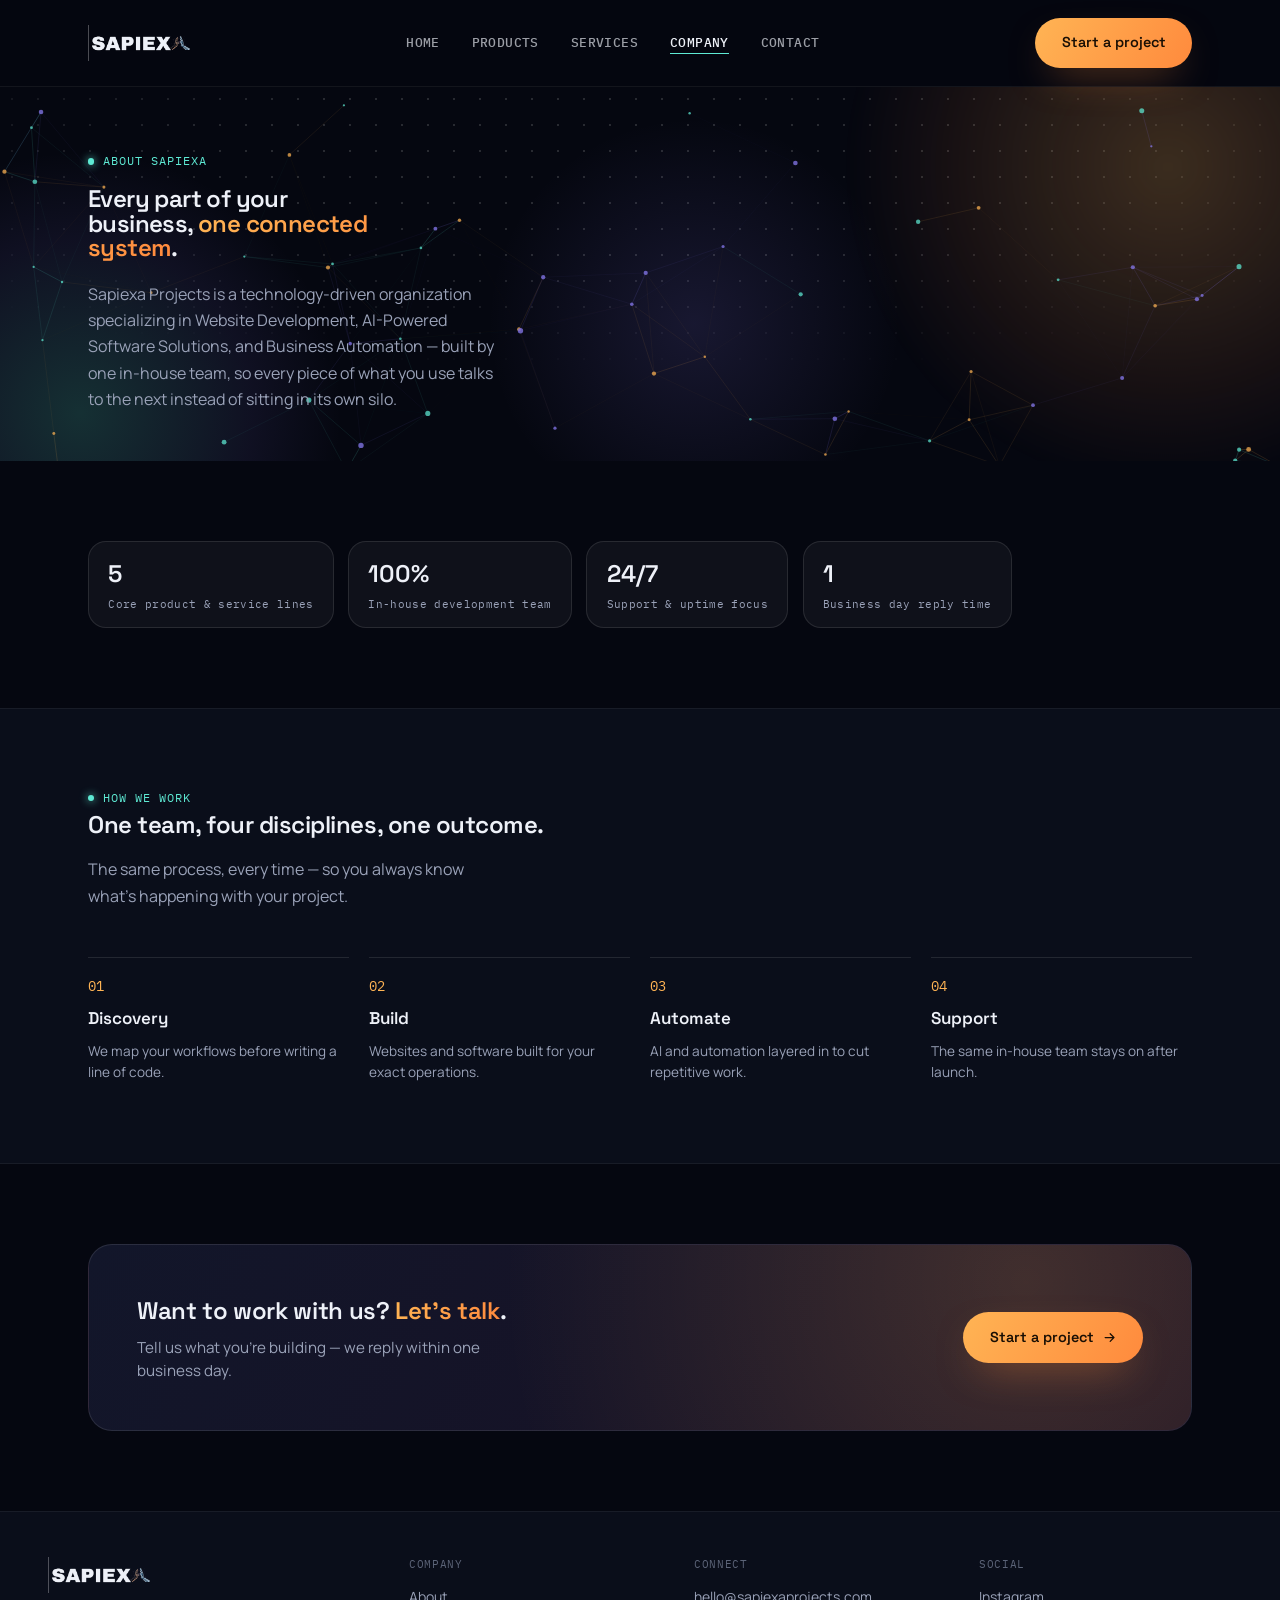
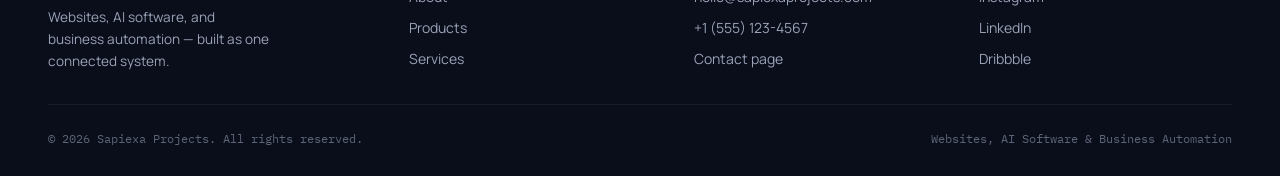
<file: about.html>
<!DOCTYPE html>
<html lang="en">
<head>
<meta charset="UTF-8" />
<meta name="viewport" content="width=device-width, initial-scale=1.0" />
<meta name="color-scheme" content="dark" />
<title>About — Sapiexa Projects</title>
<meta name="description" content="Sapiexa Projects is a technology-driven organization building websites, AI software, and business automation as one connected system." />
<meta name="theme-color" content="#050710" />
<link rel="icon" type="image/png" href="[data-uri]">
<link rel="preconnect" href="https://fonts.googleapis.com">
<link rel="preconnect" href="https://fonts.gstatic.com" crossorigin>
<link href="https://fonts.googleapis.com/css2?family=Space+Grotesk:wght@500;600;700&family=Manrope:wght@400;500;600;700&family=IBM+Plex+Mono:wght@400;500&display=swap" rel="stylesheet">
<link rel="stylesheet" href="style.css">
</head>
<body>
<a href="#main" class="sr-only">Skip to content</a>

<header id="navbar">
  <div class="shell nav-row">
    <a href="index.html" class="brand"><span class="logo-mark" role="img" aria-label="Sapiexa"></span></a>
    <nav class="primary-nav" aria-label="Primary">
      <ul>
        <li><a href="index.html">Home</a></li>
        <li><a href="products.html">Products</a></li>
        <li><a href="services.html">Services</a></li>
        <li><a href="about.html" aria-current="page">Company</a></li>
        <li><a href="contact.html">Contact</a></li>
      </ul>
    </nav>
    <div class="nav-right">
      <button class="btn btn-accent nav-cta" data-open-modal="true">Start a project</button>
      <button class="menu-btn" id="menu-open-btn" aria-haspopup="true" aria-expanded="false" aria-controls="mobile-nav">
        <svg viewBox="0 0 24 24" fill="none" stroke="currentColor" stroke-width="2" stroke-linecap="round" aria-hidden="true"><path d="M4 6h16M4 12h16M4 18h16"/></svg>
      </button>
    </div>
  </div>
</header>

<div id="mobile-nav" role="dialog" aria-modal="true" aria-label="Site navigation">
  <div class="mobile-nav-top">
    <span class="logo-mark" role="img" aria-label="Sapiexa"></span>
    <button class="mobile-nav-close" id="menu-close-btn">
      <svg viewBox="0 0 24 24" fill="none" stroke="currentColor" stroke-width="2" stroke-linecap="round" aria-hidden="true"><path d="M4 4l16 16M20 4 4 20"/></svg>
      Close
    </button>
  </div>
  <nav class="mobile-nav-links" aria-label="Full navigation">
    <a href="index.html">Home</a>
    <a href="products.html">Products</a>
    <a href="services.html">Services</a>
    <a href="about.html" aria-current="page">Company</a>
    <a href="contact.html">Contact</a>
  </nav>
  <div class="mobile-nav-foot">
    <button class="btn btn-accent btn-block" data-open-modal="true">Start a project</button>
    <a href="mailto:hello@sapiexaprojects.com" style="font-size:.85rem;color:var(--muted);">hello@sapiexaprojects.com</a>
  </div>
</div>


<main id="main">

  <section class="hero page-hero">
    <div class="hero-dotgrid"></div><div class="hero-glow"></div><div class="hero-glow-2"></div><div class="hero-glow-3"></div><canvas class="hero-ai-canvas" id="hero-ai" aria-hidden="true"></canvas>
    <div class="shell hero-inner">
      <span class="eyebrow"><span class="eyebrow-dot"></span>About Sapiexa</span>
      <h1 class="hero-h1">Every part of your business, <span class="text-gradient">one connected system</span>.</h1>
      <p class="hero-sub">Sapiexa Projects is a technology-driven organization specializing in Website Development, AI-Powered Software Solutions, and Business Automation — built by one in-house team, so every piece of what you use talks to the next instead of sitting in its own silo.</p>
    </div>
  </section>

  <section class="section">
    <div class="shell">
      <div class="stats-row reveal">
        <div class="stat-chip"><span class="stat-num">5</span><span class="stat-label">Core product &amp; service lines</span></div>
        <div class="stat-chip"><span class="stat-num">100%</span><span class="stat-label">In-house development team</span></div>
        <div class="stat-chip"><span class="stat-num">24/7</span><span class="stat-label">Support &amp; uptime focus</span></div>
        <div class="stat-chip"><span class="stat-num">1</span><span class="stat-label">Business day reply time</span></div>
      </div>
    </div>
  </section>

  <section class="section section-alt">
    <div class="shell">
      <div class="section-head reveal">
        <span class="eyebrow"><span class="eyebrow-dot"></span>How we work</span>
        <h2 class="section-title">One team, four disciplines, one outcome.</h2>
        <p class="section-sub">The same process, every time — so you always know what's happening with your project.</p>
      </div>
      <div class="process-grid">
        <div class="process-item reveal"><span class="process-num">01</span><span class="process-title">Discovery</span><span class="process-label">We map your workflows before writing a line of code.</span></div>
        <div class="process-item reveal"><span class="process-num">02</span><span class="process-title">Build</span><span class="process-label">Websites and software built for your exact operations.</span></div>
        <div class="process-item reveal"><span class="process-num">03</span><span class="process-title">Automate</span><span class="process-label">AI and automation layered in to cut repetitive work.</span></div>
        <div class="process-item reveal"><span class="process-num">04</span><span class="process-title">Support</span><span class="process-label">The same in-house team stays on after launch.</span></div>
      </div>
    </div>
  </section>

  <section class="section">
    <div class="shell">
      <div class="cta-banner reveal">
        <div>
          <h2 class="cta-banner-title">Want to work with us? <span class="text-gradient">Let's talk</span>.</h2>
          <p class="cta-banner-sub">Tell us what you're building — we reply within one business day.</p>
        </div>
        <div class="cta-banner-action">
          <button class="btn btn-accent btn-pulse" data-open-modal="true">Start a project <svg viewBox="0 0 24 24" fill="none" stroke="currentColor" stroke-width="2" stroke-linecap="round" stroke-linejoin="round"><path d="M5 12h14M13 6l6 6-6 6"/></svg></button>
        </div>
      </div>
    </div>
  </section>

</main>

<footer>
  <div class="shell footer-inner">
    <div class="footer-top">
      <div class="footer-brand-col">
        <span class="logo-mark" role="img" aria-label="Sapiexa"></span>
        <p class="footer-tag">Websites, AI software, and business automation — built as one connected system.</p>
      </div>
      <div class="footer-col">
        <span class="footer-col-title">Company</span>
        <a href="about.html">About</a>
        <a href="products.html">Products</a>
        <a href="services.html">Services</a>
      </div>
      <div class="footer-col">
        <span class="footer-col-title">Connect</span>
        <a href="mailto:hello@sapiexaprojects.com">hello@sapiexaprojects.com</a>
        <a href="tel:+15551234567">+1 (555) 123-4567</a>
        <a href="contact.html">Contact page</a>
      </div>
      <div class="footer-col">
        <span class="footer-col-title">Social</span>
        <a href="#">Instagram</a>
        <a href="#">LinkedIn</a>
        <a href="#">Dribbble</a>
      </div>
    </div>
    <div class="footer-bottom">
      <span>© 2026 Sapiexa Projects. All rights reserved.</span>
      <span>Websites, AI Software &amp; Business Automation</span>
    </div>
  </div>
</footer>

<button id="floating-cta" class="btn btn-accent btn-pulse" data-open-modal="true">
  Start a project
  <svg viewBox="0 0 24 24" fill="none" stroke="currentColor" stroke-width="2" stroke-linecap="round" stroke-linejoin="round" aria-hidden="true"><path d="M5 12h14M13 6l6 6-6 6"/></svg>
</button>

<div id="request-modal" role="dialog" aria-modal="true" aria-label="Start a project">
  <div class="modal-backdrop" id="modal-backdrop"></div>
  <div class="modal-panel">
    <div class="modal-head">
      <div>
        <h2 class="modal-title">Start a project</h2>
        <p class="modal-sub">Tell us a little about what you're building. We reply within one business day.</p>
      </div>
      <button class="modal-close" id="modal-close-btn" aria-label="Close">
        <svg viewBox="0 0 24 24" fill="none" stroke="currentColor" stroke-width="2" stroke-linecap="round" aria-hidden="true"><path d="M4 4l16 16M20 4 4 20"/></svg>
      </button>
    </div>
    <form class="form-grid" id="request-form">
      <input type="hidden" name="access_key" value="9914c2eb-86c7-4523-ac02-fb20e31a6150" />
      <input type="hidden" name="subject" value="New project inquiry — Sapiexa website" />
      <input type="checkbox" name="botcheck" class="sr-only" tabindex="-1" autocomplete="off" />
      <div class="field"><label for="field-name">Name</label><input type="text" id="field-name" name="name" required autocomplete="name" /></div>
      <div class="field-row">
        <div class="field"><label for="field-email">Email</label><input type="email" id="field-email" name="email" required autocomplete="email" /></div>
        <div class="field"><label for="field-phone">Phone number</label><input type="tel" id="field-phone" name="phone" required autocomplete="tel" placeholder="+1 (555) 123-4567" /></div>
      </div>
      <div class="field">
        <label for="field-interest">Interested in</label>
        <select id="field-interest" name="interest">
          <option>Website Development</option>
          <option>AI Software Solutions</option>
          <option>Clinical Management Software</option>
          <option>Billing &amp; POS Software</option>
          <option>Business Automation</option>
        </select>
      </div>
      <div class="field">
        <label for="field-contact-mode">Preferred mode of contact</label>
        <select id="field-contact-mode" name="preferred_contact_mode">
          <option>Call</option>
          <option>WhatsApp Message</option>
          <option>Email</option>
        </select>
      </div>
      <div class="field"><label for="field-message">Project details</label><textarea id="field-message" name="message" placeholder="What are you building, and on what timeline?"></textarea></div>
      <button type="submit" class="btn btn-accent form-submit">
        <span class="btn-spinner" aria-hidden="true"></span>
        <span class="btn-label">Send request</span>
      </button>
      <p class="form-error" id="modal-error">Something went wrong sending your message. Please try again, or email us directly at <a href="mailto:mailtosherylignatius@gmail.com">mailtosherylignatius@gmail.com</a>.</p>
    </form>
    <div class="form-success" id="modal-success">
      <svg viewBox="0 0 24 24" fill="none" stroke="currentColor" stroke-width="2" stroke-linecap="round" stroke-linejoin="round"><path d="M5 12h14M13 6l6 6-6 6"/></svg>
      <h3>Message sent successfully!</h3>
      <p>Our team will contact you within a day.</p>
    </div>
  </div>
</div>

<script src="ai-network.js"></script>
<script src="script.js"></script>
</body>
</html>
</file>
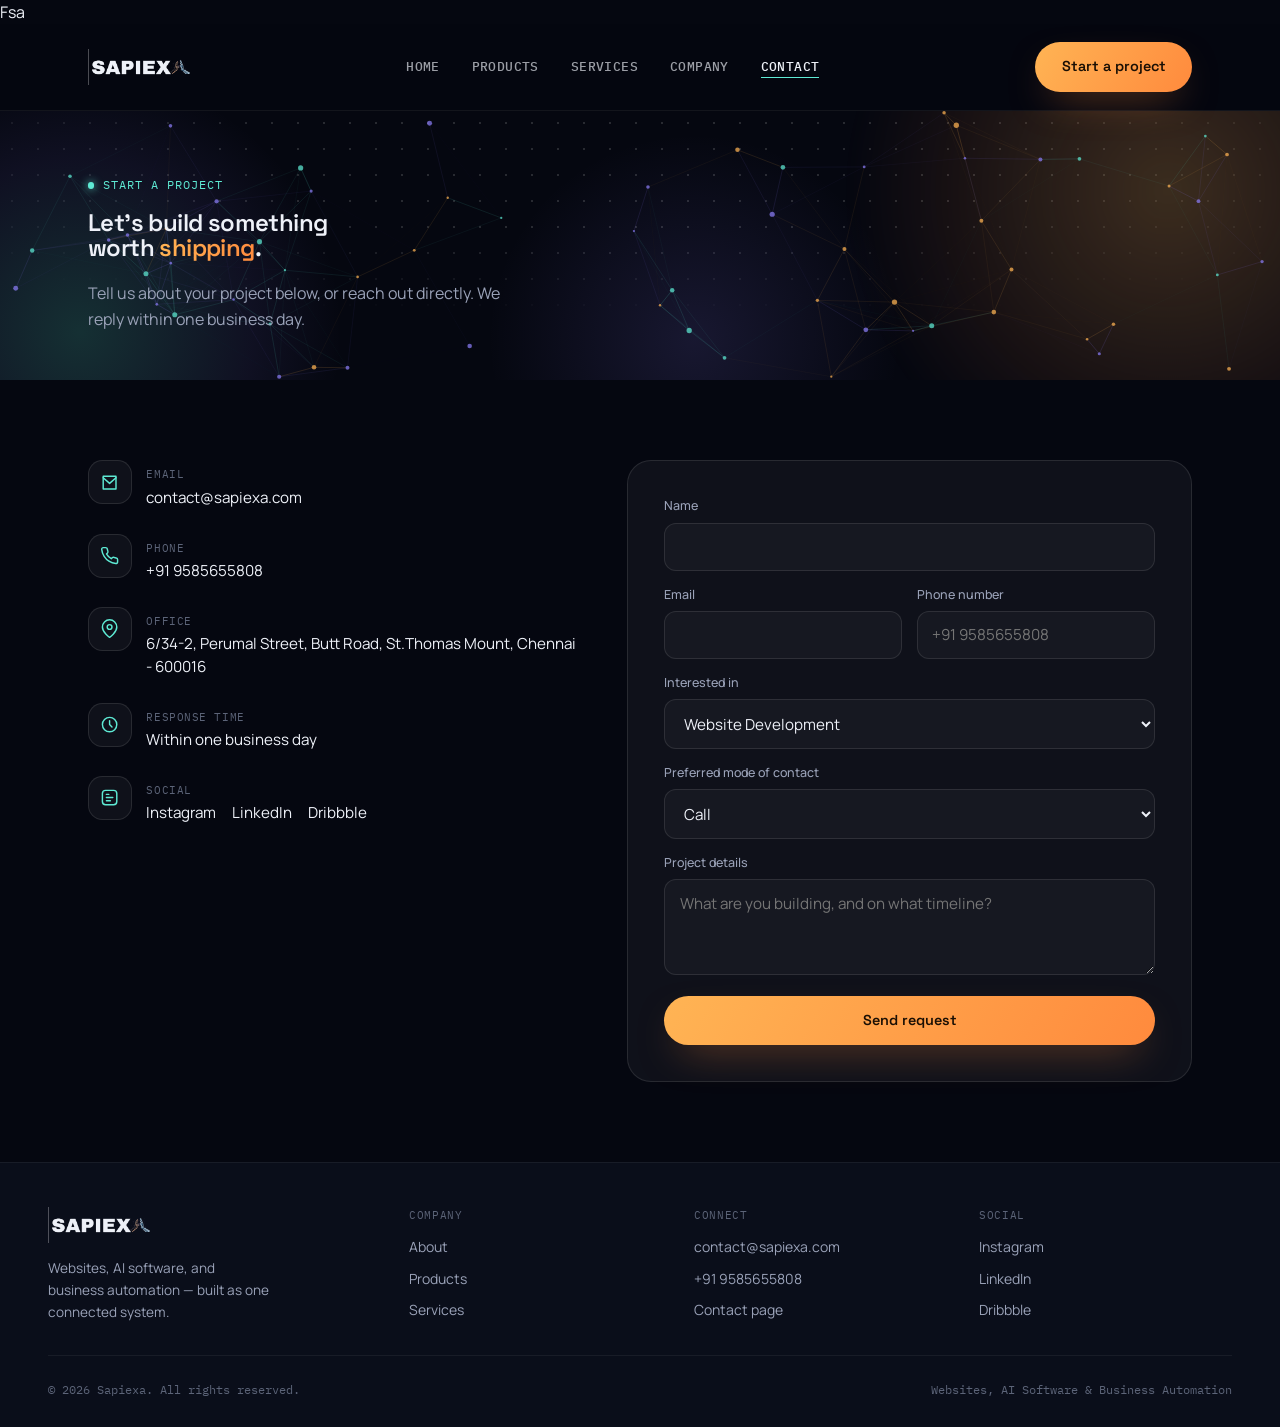
<file: contact.html>
<!DOCTYPE html>
<html lang="en">
<head>
<meta charset="UTF-8" />
<meta name="viewport" content="width=device-width, initial-scale=1.0" />
<meta name="color-scheme" content="dark" />
<title>Contact — Sapiexa</title>
<meta name="description" content="Get in touch with Sapiexa to start your website, AI software, or business automation project." />
<meta name="theme-color" content="#050710" />
<link rel="icon" type="image/png" href="[data-uri]">
<link rel="preconnect" href="https://fonts.googleapis.com">
<link rel="preconnect" href="https://fonts.gstatic.com" crossorigin>Fsa
<link href="https://fonts.googleapis.com/css2?family=Space+Grotesk:wght@500;600;700&family=Manrope:wght@400;500;600;700&family=IBM+Plex+Mono:wght@400;500&display=swap" rel="stylesheet">
<link rel="stylesheet" href="style.css">
</head>
<body>
<a href="#main" class="sr-only">Skip to content</a>

<header id="navbar">
  <div class="shell nav-row">
    <a href="index.html" class="brand"><span class="logo-mark" role="img" aria-label="Sapiexa"></span></a>
    <nav class="primary-nav" aria-label="Primary">
      <ul>
        <li><a href="index.html">Home</a></li>
        <li><a href="products.html">Products</a></li>
        <li><a href="services.html">Services</a></li>
        <li><a href="about.html">Company</a></li>
        <li><a href="contact.html" aria-current="page">Contact</a></li>
      </ul>
    </nav>
    <div class="nav-right">
      <button class="btn btn-accent nav-cta" data-open-modal="true">Start a project</button>
      <button class="menu-btn" id="menu-open-btn" aria-haspopup="true" aria-expanded="false" aria-controls="mobile-nav">
        <svg viewBox="0 0 24 24" fill="none" stroke="currentColor" stroke-width="2" stroke-linecap="round" aria-hidden="true"><path d="M4 6h16M4 12h16M4 18h16"/></svg>
      </button>
    </div>
  </div>
</header>

<div id="mobile-nav" role="dialog" aria-modal="true" aria-label="Site navigation">
  <div class="mobile-nav-top">
    <span class="logo-mark" role="img" aria-label="Sapiexa"></span>
    <button class="mobile-nav-close" id="menu-close-btn">
      <svg viewBox="0 0 24 24" fill="none" stroke="currentColor" stroke-width="2" stroke-linecap="round" aria-hidden="true"><path d="M4 4l16 16M20 4 4 20"/></svg>
      Close
    </button>
  </div>
  <nav class="mobile-nav-links" aria-label="Full navigation">
    <a href="index.html">Home</a>
    <a href="products.html">Products</a>
    <a href="services.html">Services</a>
    <a href="about.html">Company</a>
    <a href="contact.html" aria-current="page">Contact</a>
  </nav>
  <div class="mobile-nav-foot">
    <button class="btn btn-accent btn-block" data-open-modal="true">Start a project</button>
    <a href="mailto:contact@sapiexa.com" style="font-size:.85rem;color:var(--muted);">contact@sapiexa.com</a>
  </div>
</div>


<main id="main">

  <section class="hero page-hero">
    <div class="hero-dotgrid"></div><div class="hero-glow"></div><div class="hero-glow-2"></div><div class="hero-glow-3"></div><canvas class="hero-ai-canvas" id="hero-ai" aria-hidden="true"></canvas>
    <div class="shell hero-inner">
      <span class="eyebrow"><span class="eyebrow-dot"></span>Start a project</span>
      <h1 class="hero-h1">Let's build something worth <span class="text-gradient">shipping</span>.</h1>
      <p class="hero-sub">Tell us about your project below, or reach out directly. We reply within one business day.</p>
    </div>
  </section>

  <section class="section">
    <div class="shell">
      <div class="contact-layout">
        <div class="contact-info-card reveal">
          <div class="contact-info-item">
            <span class="contact-info-icon"><svg viewBox="0 0 24 24" fill="none" stroke="currentColor" stroke-width="1.8" stroke-linecap="round" stroke-linejoin="round"><path d="M4 4h16v16H4z"/><path d="m4 6 8 7 8-7"/></svg></span>
            <div><span class="contact-info-label">Email</span><div class="contact-info-value"><a href="mailto:contact@sapiexa.com">contact@sapiexa.com</a></div></div>
          </div>
          <div class="contact-info-item">
            <span class="contact-info-icon"><svg viewBox="0 0 24 24" fill="none" stroke="currentColor" stroke-width="1.8" stroke-linecap="round" stroke-linejoin="round"><path d="M22 16.92v3a2 2 0 0 1-2.18 2 19.8 19.8 0 0 1-8.63-3.07 19.5 19.5 0 0 1-6-6 19.8 19.8 0 0 1-3.07-8.67A2 2 0 0 1 4.11 2h3a2 2 0 0 1 2 1.72c.13.96.37 1.9.72 2.81a2 2 0 0 1-.45 2.11L8.09 9.91a16 16 0 0 0 6 6l1.27-1.27a2 2 0 0 1 2.11-.45c.9.35 1.85.59 2.81.72A2 2 0 0 1 22 16.92z"/></svg></span>
            <div><span class="contact-info-label">Phone</span><div class="contact-info-value"><a href="tel:+919585655808">+91 9585655808</a></div></div>
          </div>
          <div class="contact-info-item">
            <span class="contact-info-icon"><svg viewBox="0 0 24 24" fill="none" stroke="currentColor" stroke-width="1.8" stroke-linecap="round" stroke-linejoin="round"><path d="M21 10c0 7-9 13-9 13s-9-6-9-13a9 9 0 0 1 18 0z"/><circle cx="12" cy="10" r="3"/></svg></span>
            <div><span class="contact-info-label">Office</span><div class="contact-info-value">6/34-2, Perumal Street, Butt Road, St.Thomas Mount, Chennai - 600016</div></div>
          </div>
          <div class="contact-info-item">
            <span class="contact-info-icon"><svg viewBox="0 0 24 24" fill="none" stroke="currentColor" stroke-width="1.8" stroke-linecap="round" stroke-linejoin="round"><circle cx="12" cy="12" r="9"/><path d="M12 7v5l3 3"/></svg></span>
            <div><span class="contact-info-label">Response time</span><div class="contact-info-value">Within one business day</div></div>
          </div>
          <div class="contact-info-item">
            <span class="contact-info-icon"><svg viewBox="0 0 24 24" fill="none" stroke="currentColor" stroke-width="1.8" stroke-linecap="round" stroke-linejoin="round"><rect x="3" y="3" width="18" height="18" rx="4"/><path d="M8 12h8M8 16h5M8 8h3"/></svg></span>
            <div><span class="contact-info-label">Social</span><div class="contact-info-value" style="display:flex;gap:1rem;"><a href="#">Instagram</a><a href="#">LinkedIn</a><a href="#">Dribbble</a></div></div>
          </div>
        </div>

        <div class="contact-form-panel reveal">
          <form class="form-grid" id="page-contact-form">
            <input type="hidden" name="access_key" value="9914c2eb-86c7-4523-ac02-fb20e31a6150" />
            <input type="hidden" name="subject" value="New project inquiry — Sapiexa website" />
            <input type="checkbox" name="botcheck" class="sr-only" tabindex="-1" autocomplete="off" />
            <div class="field"><label for="pf-name">Name</label><input type="text" id="pf-name" name="name" required autocomplete="name" /></div>
            <div class="field-row">
              <div class="field"><label for="pf-email">Email</label><input type="email" id="pf-email" name="email" required autocomplete="email" /></div>
              <div class="field"><label for="pf-phone">Phone number</label><input type="tel" id="pf-phone" name="phone" required autocomplete="tel" placeholder="+91 9585655808" /></div>
            </div>
            <div class="field">
              <label for="pf-interest">Interested in</label>
              <select id="pf-interest" name="interest">
                <option>Website Development</option>
                <option>AI Software Solutions</option>
                <option>Clinical Management Software</option>
                <option>Billing &amp; POS Software</option>
                <option>Business Automation</option>
              </select>
            </div>
            <div class="field">
              <label for="pf-contact-mode">Preferred mode of contact</label>
              <select id="pf-contact-mode" name="preferred_contact_mode">
                <option>Call</option>
                <option>WhatsApp Message</option>
                <option>Email</option>
              </select>
            </div>
            <div class="field"><label for="pf-message">Project details</label><textarea id="pf-message" name="message" placeholder="What are you building, and on what timeline?"></textarea></div>
            <button type="submit" class="btn btn-accent form-submit">
              <span class="btn-spinner" aria-hidden="true"></span>
              <span class="btn-label">Send request</span>
            </button>
            <p class="form-error" id="page-form-error">Something went wrong sending your message. Please try again, or email us directly at <a href="mailto:mailtosherylignatius@gmail.com">mailtosherylignatius@gmail.com</a>.</p>
          </form>
          <div class="form-success" id="page-form-success">
            <svg viewBox="0 0 24 24" fill="none" stroke="currentColor" stroke-width="2" stroke-linecap="round" stroke-linejoin="round"><path d="M5 12h14M13 6l6 6-6 6"/></svg>
            <h3>Message sent successfully!</h3>
            <p>Our team will contact you within a day.</p>
          </div>
        </div>
      </div>
    </div>
  </section>

</main>

<footer>
  <div class="shell footer-inner">
    <div class="footer-top">
      <div class="footer-brand-col">
        <span class="logo-mark" role="img" aria-label="Sapiexa"></span>
        <p class="footer-tag">Websites, AI software, and business automation — built as one connected system.</p>
      </div>
      <div class="footer-col">
        <span class="footer-col-title">Company</span>
        <a href="about.html">About</a>
        <a href="products.html">Products</a>
        <a href="services.html">Services</a>
      </div>
      <div class="footer-col">
        <span class="footer-col-title">Connect</span>
        <a href="mailto:contact@sapiexa.com">contact@sapiexa.com</a>
        <a href="tel:+919585655808">+91 9585655808</a>
        <a href="contact.html">Contact page</a>
      </div>
      <div class="footer-col">
        <span class="footer-col-title">Social</span>
        <a href="#">Instagram</a>
        <a href="#">LinkedIn</a>
        <a href="#">Dribbble</a>
      </div>
    </div>
    <div class="footer-bottom">
      <span>© 2026 Sapiexa. All rights reserved.</span>
      <span>Websites, AI Software &amp; Business Automation</span>
    </div>
  </div>
</footer>

<button id="floating-cta" class="btn btn-accent btn-pulse" data-open-modal="true">
  Start a project
  <svg viewBox="0 0 24 24" fill="none" stroke="currentColor" stroke-width="2" stroke-linecap="round" stroke-linejoin="round" aria-hidden="true"><path d="M5 12h14M13 6l6 6-6 6"/></svg>
</button>

<div id="request-modal" role="dialog" aria-modal="true" aria-label="Start a project">
  <div class="modal-backdrop" id="modal-backdrop"></div>
  <div class="modal-panel">
    <div class="modal-head">
      <div>
        <h2 class="modal-title">Start a project</h2>
        <p class="modal-sub">Tell us a little about what you're building. We reply within one business day.</p>
      </div>
      <button class="modal-close" id="modal-close-btn" aria-label="Close">
        <svg viewBox="0 0 24 24" fill="none" stroke="currentColor" stroke-width="2" stroke-linecap="round" aria-hidden="true"><path d="M4 4l16 16M20 4 4 20"/></svg>
      </button>
    </div>
    <form class="form-grid" id="request-form">
      <input type="hidden" name="access_key" value="9914c2eb-86c7-4523-ac02-fb20e31a6150" />
      <input type="hidden" name="subject" value="New project inquiry — Sapiexa website" />
      <input type="checkbox" name="botcheck" class="sr-only" tabindex="-1" autocomplete="off" />
      <div class="field"><label for="field-name">Name</label><input type="text" id="field-name" name="name" required autocomplete="name" /></div>
      <div class="field-row">
        <div class="field"><label for="field-email">Email</label><input type="email" id="field-email" name="email" required autocomplete="email" /></div>
        <div class="field"><label for="field-phone">Phone number</label><input type="tel" id="field-phone" name="phone" required autocomplete="tel" placeholder="+91 9585655808" /></div>
      </div>
      <div class="field">
        <label for="field-interest">Interested in</label>
        <select id="field-interest" name="interest">
          <option>Website Development</option>
          <option>AI Software Solutions</option>
          <option>Clinical Management Software</option>
          <option>Billing &amp; POS Software</option>
          <option>Business Automation</option>
        </select>
      </div>
      <div class="field">
        <label for="field-contact-mode">Preferred mode of contact</label>
        <select id="field-contact-mode" name="preferred_contact_mode">
          <option>Call</option>
          <option>WhatsApp Message</option>
          <option>Email</option>
        </select>
      </div>
      <div class="field"><label for="field-message">Project details</label><textarea id="field-message" name="message" placeholder="What are you building, and on what timeline?"></textarea></div>
      <button type="submit" class="btn btn-accent form-submit">
        <span class="btn-spinner" aria-hidden="true"></span>
        <span class="btn-label">Send request</span>
      </button>
      <p class="form-error" id="modal-error">Something went wrong sending your message. Please try again, or email us directly at <a href="mailto:mailtosherylignatius@gmail.com">mailtosherylignatius@gmail.com</a>.</p>
    </form>
    <div class="form-success" id="modal-success">
      <svg viewBox="0 0 24 24" fill="none" stroke="currentColor" stroke-width="2" stroke-linecap="round" stroke-linejoin="round"><path d="M5 12h14M13 6l6 6-6 6"/></svg>
      <h3>Message sent successfully!</h3>
      <p>Our team will contact you within a day.</p>
    </div>
  </div>
</div>

<script src="ai-network.js"></script>
<script src="script.js"></script>
</body>
</html>
</file>
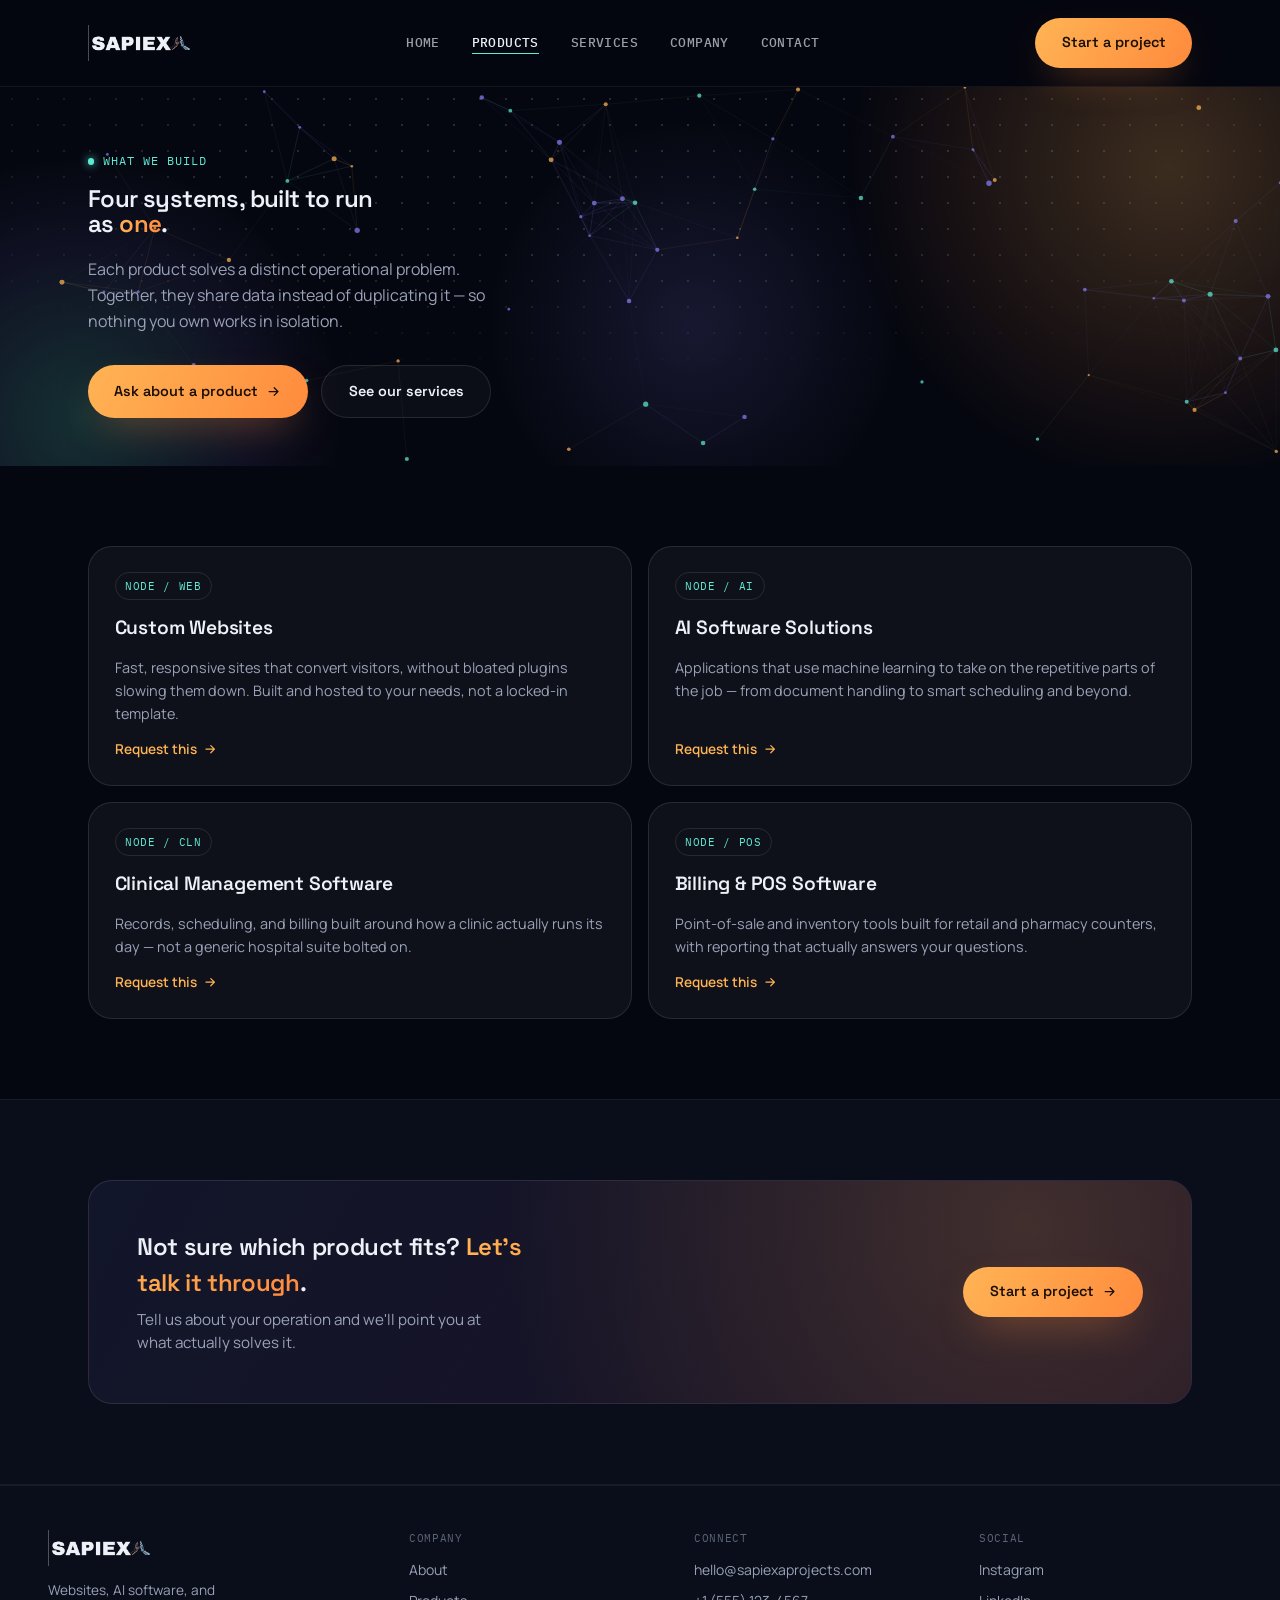
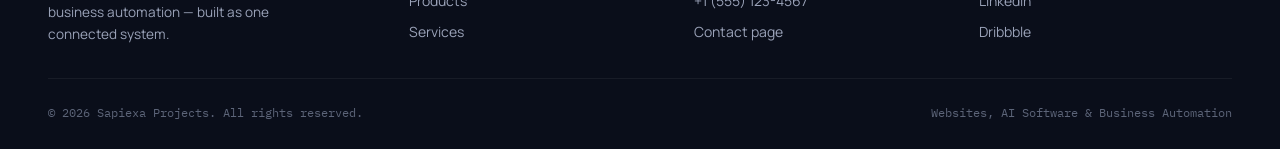
<file: products.html>
<!DOCTYPE html>
<html lang="en">
<head>
<meta charset="UTF-8" />
<meta name="viewport" content="width=device-width, initial-scale=1.0" />
<meta name="color-scheme" content="dark" />
<title>Products — Sapiexa Projects</title>
<meta name="description" content="Custom websites, AI software, clinical management, and billing & POS systems built by Sapiexa Projects." />
<meta name="theme-color" content="#050710" />
<link rel="icon" type="image/png" href="[data-uri]">
<link rel="preconnect" href="https://fonts.googleapis.com">
<link rel="preconnect" href="https://fonts.gstatic.com" crossorigin>
<link href="https://fonts.googleapis.com/css2?family=Space+Grotesk:wght@500;600;700&family=Manrope:wght@400;500;600;700&family=IBM+Plex+Mono:wght@400;500&display=swap" rel="stylesheet">
<link rel="stylesheet" href="style.css">
</head>
<body>
<a href="#main" class="sr-only">Skip to content</a>

<header id="navbar">
  <div class="shell nav-row">
    <a href="index.html" class="brand"><span class="logo-mark" role="img" aria-label="Sapiexa"></span></a>
    <nav class="primary-nav" aria-label="Primary">
      <ul>
        <li><a href="index.html">Home</a></li>
        <li><a href="products.html" aria-current="page">Products</a></li>
        <li><a href="services.html">Services</a></li>
        <li><a href="about.html">Company</a></li>
        <li><a href="contact.html">Contact</a></li>
      </ul>
    </nav>
    <div class="nav-right">
      <button class="btn btn-accent nav-cta" data-open-modal="true">Start a project</button>
      <button class="menu-btn" id="menu-open-btn" aria-haspopup="true" aria-expanded="false" aria-controls="mobile-nav">
        <svg viewBox="0 0 24 24" fill="none" stroke="currentColor" stroke-width="2" stroke-linecap="round" aria-hidden="true"><path d="M4 6h16M4 12h16M4 18h16"/></svg>
      </button>
    </div>
  </div>
</header>

<div id="mobile-nav" role="dialog" aria-modal="true" aria-label="Site navigation">
  <div class="mobile-nav-top">
    <span class="logo-mark" role="img" aria-label="Sapiexa"></span>
    <button class="mobile-nav-close" id="menu-close-btn">
      <svg viewBox="0 0 24 24" fill="none" stroke="currentColor" stroke-width="2" stroke-linecap="round" aria-hidden="true"><path d="M4 4l16 16M20 4 4 20"/></svg>
      Close
    </button>
  </div>
  <nav class="mobile-nav-links" aria-label="Full navigation">
    <a href="index.html">Home</a>
    <a href="products.html" aria-current="page">Products</a>
    <a href="services.html">Services</a>
    <a href="about.html">Company</a>
    <a href="contact.html">Contact</a>
  </nav>
  <div class="mobile-nav-foot">
    <button class="btn btn-accent btn-block" data-open-modal="true">Start a project</button>
    <a href="mailto:hello@sapiexaprojects.com" style="font-size:.85rem;color:var(--muted);">hello@sapiexaprojects.com</a>
  </div>
</div>


<main id="main">

  <section class="hero page-hero">
    <div class="hero-dotgrid"></div><div class="hero-glow"></div><div class="hero-glow-2"></div><div class="hero-glow-3"></div><canvas class="hero-ai-canvas" id="hero-ai" aria-hidden="true"></canvas>
    <div class="shell hero-inner">
      <span class="eyebrow"><span class="eyebrow-dot"></span>What we build</span>
      <h1 class="hero-h1">Four systems, built to run as <span class="text-gradient">one</span>.</h1>
      <p class="hero-sub">Each product solves a distinct operational problem. Together, they share data instead of duplicating it — so nothing you own works in isolation.</p>
      <div class="hero-cta-row">
        <button class="btn btn-accent btn-pulse" data-open-modal="true">Ask about a product <svg viewBox="0 0 24 24" fill="none" stroke="currentColor" stroke-width="2" stroke-linecap="round" stroke-linejoin="round"><path d="M5 12h14M13 6l6 6-6 6"/></svg></button>
        <a href="services.html" class="btn btn-outline">See our services</a>
      </div>
    </div>
  </section>

  <section class="section">
    <div class="shell">
      <div class="card-grid">
        <button class="card reveal" data-open-modal="true" style="text-align:left;width:100%;">
          <span class="card-tag">NODE / WEB</span>
          <span class="card-title">Custom Websites</span>
          <span class="card-body">Fast, responsive sites that convert visitors, without bloated plugins slowing them down. Built and hosted to your needs, not a locked-in template.</span>
          <span class="card-link">Request this <svg viewBox="0 0 24 24" fill="none" stroke="currentColor" stroke-width="2" stroke-linecap="round" stroke-linejoin="round"><path d="M5 12h14M13 6l6 6-6 6"/></svg></span>
        </button>
        <button class="card reveal" data-open-modal="true" style="text-align:left;width:100%;">
          <span class="card-tag">NODE / AI</span>
          <span class="card-title">AI Software Solutions</span>
          <span class="card-body">Applications that use machine learning to take on the repetitive parts of the job — from document handling to smart scheduling and beyond.</span>
          <span class="card-link">Request this <svg viewBox="0 0 24 24" fill="none" stroke="currentColor" stroke-width="2" stroke-linecap="round" stroke-linejoin="round"><path d="M5 12h14M13 6l6 6-6 6"/></svg></span>
        </button>
        <button class="card reveal" data-open-modal="true" style="text-align:left;width:100%;">
          <span class="card-tag">NODE / CLN</span>
          <span class="card-title">Clinical Management Software</span>
          <span class="card-body">Records, scheduling, and billing built around how a clinic actually runs its day — not a generic hospital suite bolted on.</span>
          <span class="card-link">Request this <svg viewBox="0 0 24 24" fill="none" stroke="currentColor" stroke-width="2" stroke-linecap="round" stroke-linejoin="round"><path d="M5 12h14M13 6l6 6-6 6"/></svg></span>
        </button>
        <button class="card reveal" data-open-modal="true" style="text-align:left;width:100%;">
          <span class="card-tag">NODE / POS</span>
          <span class="card-title">Billing &amp; POS Software</span>
          <span class="card-body">Point-of-sale and inventory tools built for retail and pharmacy counters, with reporting that actually answers your questions.</span>
          <span class="card-link">Request this <svg viewBox="0 0 24 24" fill="none" stroke="currentColor" stroke-width="2" stroke-linecap="round" stroke-linejoin="round"><path d="M5 12h14M13 6l6 6-6 6"/></svg></span>
        </button>
      </div>
    </div>
  </section>

  <section class="section section-alt">
    <div class="shell">
      <div class="cta-banner reveal">
        <div>
          <h2 class="cta-banner-title">Not sure which product fits? <span class="text-gradient">Let's talk it through</span>.</h2>
          <p class="cta-banner-sub">Tell us about your operation and we'll point you at what actually solves it.</p>
        </div>
        <div class="cta-banner-action">
          <button class="btn btn-accent btn-pulse" data-open-modal="true">Start a project <svg viewBox="0 0 24 24" fill="none" stroke="currentColor" stroke-width="2" stroke-linecap="round" stroke-linejoin="round"><path d="M5 12h14M13 6l6 6-6 6"/></svg></button>
        </div>
      </div>
    </div>
  </section>

</main>

<footer>
  <div class="shell footer-inner">
    <div class="footer-top">
      <div class="footer-brand-col">
        <span class="logo-mark" role="img" aria-label="Sapiexa"></span>
        <p class="footer-tag">Websites, AI software, and business automation — built as one connected system.</p>
      </div>
      <div class="footer-col">
        <span class="footer-col-title">Company</span>
        <a href="about.html">About</a>
        <a href="products.html">Products</a>
        <a href="services.html">Services</a>
      </div>
      <div class="footer-col">
        <span class="footer-col-title">Connect</span>
        <a href="mailto:hello@sapiexaprojects.com">hello@sapiexaprojects.com</a>
        <a href="tel:+15551234567">+1 (555) 123-4567</a>
        <a href="contact.html">Contact page</a>
      </div>
      <div class="footer-col">
        <span class="footer-col-title">Social</span>
        <a href="#">Instagram</a>
        <a href="#">LinkedIn</a>
        <a href="#">Dribbble</a>
      </div>
    </div>
    <div class="footer-bottom">
      <span>© 2026 Sapiexa Projects. All rights reserved.</span>
      <span>Websites, AI Software &amp; Business Automation</span>
    </div>
  </div>
</footer>

<button id="floating-cta" class="btn btn-accent btn-pulse" data-open-modal="true">
  Start a project
  <svg viewBox="0 0 24 24" fill="none" stroke="currentColor" stroke-width="2" stroke-linecap="round" stroke-linejoin="round" aria-hidden="true"><path d="M5 12h14M13 6l6 6-6 6"/></svg>
</button>

<div id="request-modal" role="dialog" aria-modal="true" aria-label="Start a project">
  <div class="modal-backdrop" id="modal-backdrop"></div>
  <div class="modal-panel">
    <div class="modal-head">
      <div>
        <h2 class="modal-title">Start a project</h2>
        <p class="modal-sub">Tell us a little about what you're building. We reply within one business day.</p>
      </div>
      <button class="modal-close" id="modal-close-btn" aria-label="Close">
        <svg viewBox="0 0 24 24" fill="none" stroke="currentColor" stroke-width="2" stroke-linecap="round" aria-hidden="true"><path d="M4 4l16 16M20 4 4 20"/></svg>
      </button>
    </div>
    <form class="form-grid" id="request-form">
      <input type="hidden" name="access_key" value="9914c2eb-86c7-4523-ac02-fb20e31a6150" />
      <input type="hidden" name="subject" value="New project inquiry — Sapiexa website" />
      <input type="checkbox" name="botcheck" class="sr-only" tabindex="-1" autocomplete="off" />
      <div class="field"><label for="field-name">Name</label><input type="text" id="field-name" name="name" required autocomplete="name" /></div>
      <div class="field-row">
        <div class="field"><label for="field-email">Email</label><input type="email" id="field-email" name="email" required autocomplete="email" /></div>
        <div class="field"><label for="field-phone">Phone number</label><input type="tel" id="field-phone" name="phone" required autocomplete="tel" placeholder="+1 (555) 123-4567" /></div>
      </div>
      <div class="field">
        <label for="field-interest">Interested in</label>
        <select id="field-interest" name="interest">
          <option>Website Development</option>
          <option>AI Software Solutions</option>
          <option>Clinical Management Software</option>
          <option>Billing &amp; POS Software</option>
          <option>Business Automation</option>
        </select>
      </div>
      <div class="field">
        <label for="field-contact-mode">Preferred mode of contact</label>
        <select id="field-contact-mode" name="preferred_contact_mode">
          <option>Call</option>
          <option>WhatsApp Message</option>
          <option>Email</option>
        </select>
      </div>
      <div class="field"><label for="field-message">Project details</label><textarea id="field-message" name="message" placeholder="What are you building, and on what timeline?"></textarea></div>
      <button type="submit" class="btn btn-accent form-submit">
        <span class="btn-spinner" aria-hidden="true"></span>
        <span class="btn-label">Send request</span>
      </button>
      <p class="form-error" id="modal-error">Something went wrong sending your message. Please try again, or email us directly at <a href="mailto:mailtosherylignatius@gmail.com">mailtosherylignatius@gmail.com</a>.</p>
    </form>
    <div class="form-success" id="modal-success">
      <svg viewBox="0 0 24 24" fill="none" stroke="currentColor" stroke-width="2" stroke-linecap="round" stroke-linejoin="round"><path d="M5 12h14M13 6l6 6-6 6"/></svg>
      <h3>Message sent successfully!</h3>
      <p>Our team will contact you within a day.</p>
    </div>
  </div>
</div>

<script src="ai-network.js"></script>
<script src="script.js"></script>
</body>
</html>
</file>
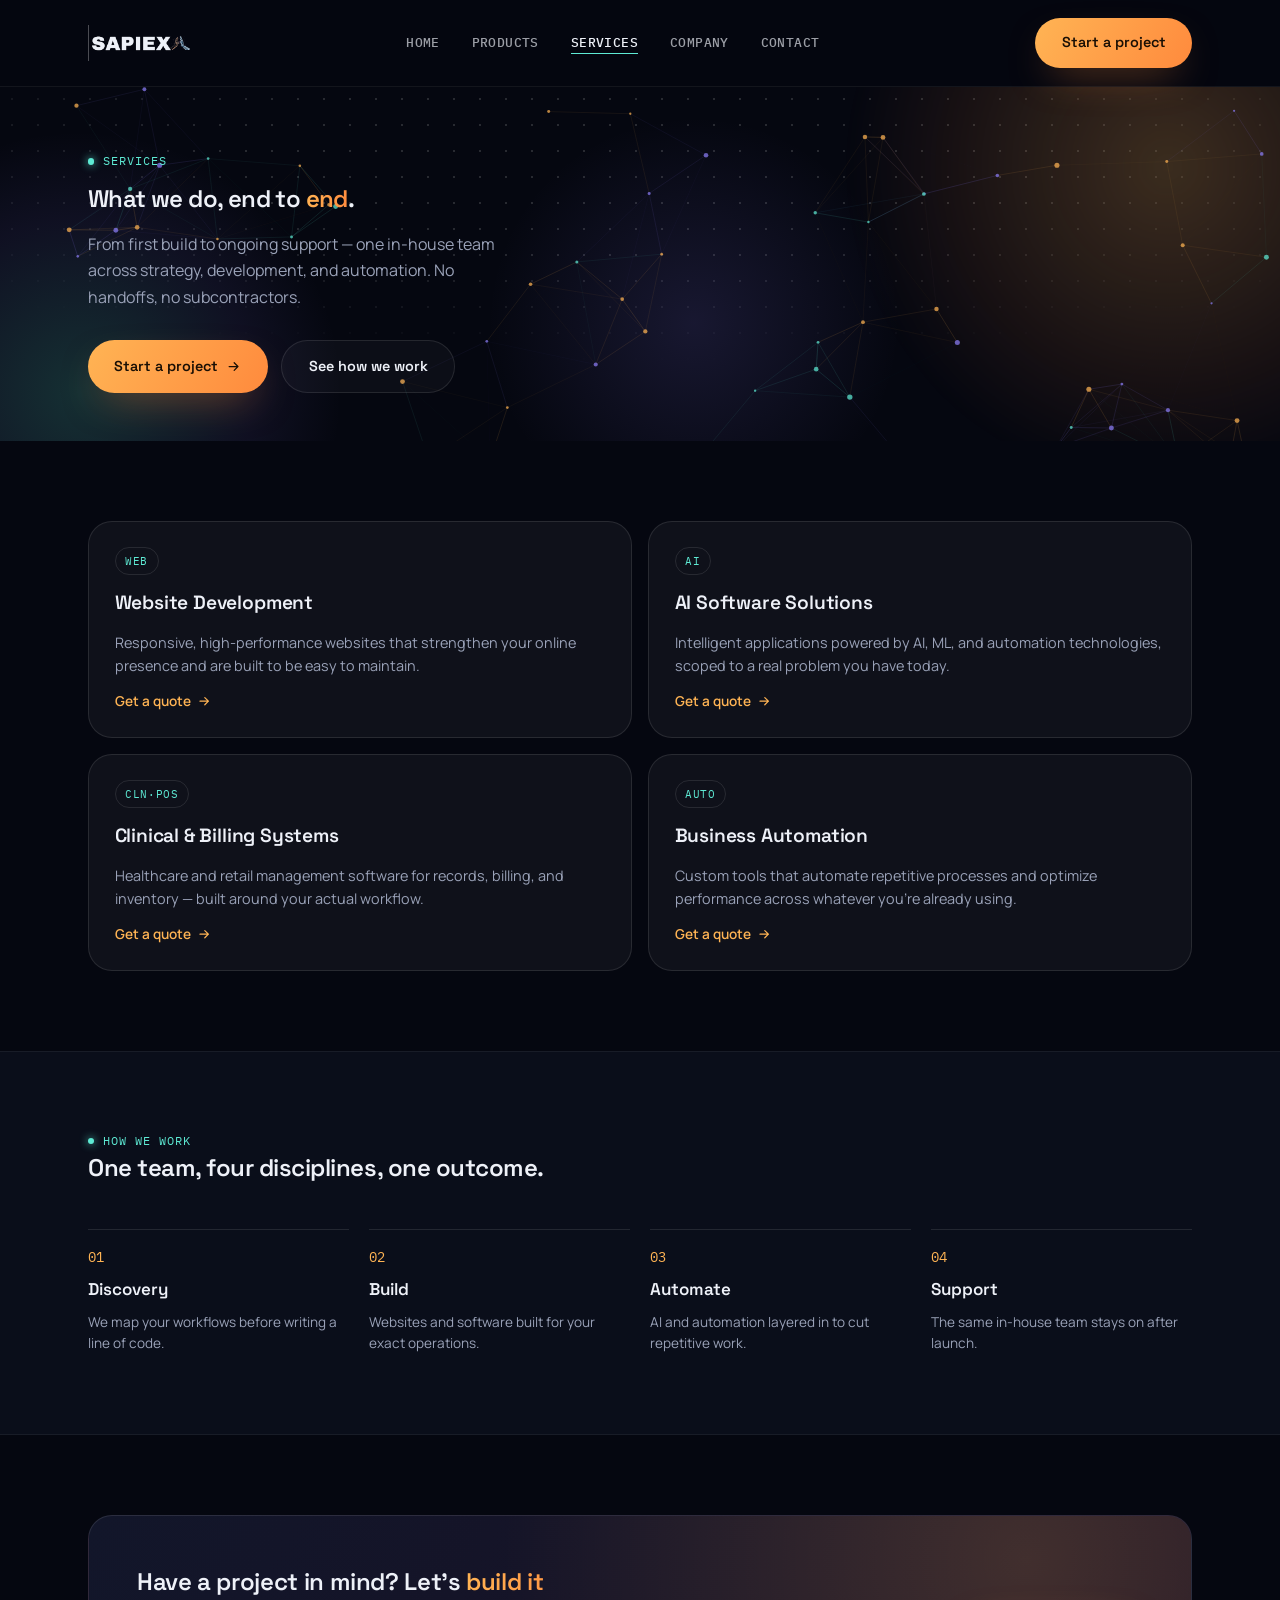
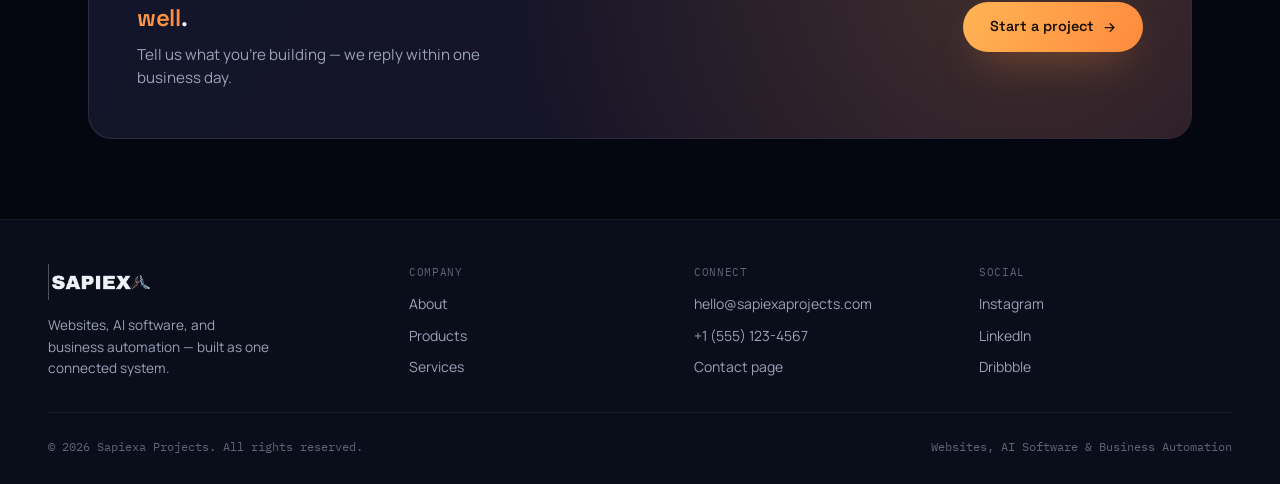
<file: services.html>
<!DOCTYPE html>
<html lang="en">
<head>
<meta charset="UTF-8" />
<meta name="viewport" content="width=device-width, initial-scale=1.0" />
<meta name="color-scheme" content="dark" />
<title>Services — Sapiexa Projects</title>
<meta name="description" content="Website development, AI software, clinical & billing systems, and business automation services from Sapiexa Projects." />
<meta name="theme-color" content="#050710" />
<link rel="icon" type="image/png" href="[data-uri]">
<link rel="preconnect" href="https://fonts.googleapis.com">
<link rel="preconnect" href="https://fonts.gstatic.com" crossorigin>
<link href="https://fonts.googleapis.com/css2?family=Space+Grotesk:wght@500;600;700&family=Manrope:wght@400;500;600;700&family=IBM+Plex+Mono:wght@400;500&display=swap" rel="stylesheet">
<link rel="stylesheet" href="style.css">
</head>
<body>
<a href="#main" class="sr-only">Skip to content</a>

<header id="navbar">
  <div class="shell nav-row">
    <a href="index.html" class="brand"><span class="logo-mark" role="img" aria-label="Sapiexa"></span></a>
    <nav class="primary-nav" aria-label="Primary">
      <ul>
        <li><a href="index.html">Home</a></li>
        <li><a href="products.html">Products</a></li>
        <li><a href="services.html" aria-current="page">Services</a></li>
        <li><a href="about.html">Company</a></li>
        <li><a href="contact.html">Contact</a></li>
      </ul>
    </nav>
    <div class="nav-right">
      <button class="btn btn-accent nav-cta" data-open-modal="true">Start a project</button>
      <button class="menu-btn" id="menu-open-btn" aria-haspopup="true" aria-expanded="false" aria-controls="mobile-nav">
        <svg viewBox="0 0 24 24" fill="none" stroke="currentColor" stroke-width="2" stroke-linecap="round" aria-hidden="true"><path d="M4 6h16M4 12h16M4 18h16"/></svg>
      </button>
    </div>
  </div>
</header>

<div id="mobile-nav" role="dialog" aria-modal="true" aria-label="Site navigation">
  <div class="mobile-nav-top">
    <span class="logo-mark" role="img" aria-label="Sapiexa"></span>
    <button class="mobile-nav-close" id="menu-close-btn">
      <svg viewBox="0 0 24 24" fill="none" stroke="currentColor" stroke-width="2" stroke-linecap="round" aria-hidden="true"><path d="M4 4l16 16M20 4 4 20"/></svg>
      Close
    </button>
  </div>
  <nav class="mobile-nav-links" aria-label="Full navigation">
    <a href="index.html">Home</a>
    <a href="products.html">Products</a>
    <a href="services.html" aria-current="page">Services</a>
    <a href="about.html">Company</a>
    <a href="contact.html">Contact</a>
  </nav>
  <div class="mobile-nav-foot">
    <button class="btn btn-accent btn-block" data-open-modal="true">Start a project</button>
    <a href="mailto:hello@sapiexaprojects.com" style="font-size:.85rem;color:var(--muted);">hello@sapiexaprojects.com</a>
  </div>
</div>


<main id="main">

  <section class="hero page-hero">
    <div class="hero-dotgrid"></div><div class="hero-glow"></div><div class="hero-glow-2"></div><div class="hero-glow-3"></div><canvas class="hero-ai-canvas" id="hero-ai" aria-hidden="true"></canvas>
    <div class="shell hero-inner">
      <span class="eyebrow"><span class="eyebrow-dot"></span>Services</span>
      <h1 class="hero-h1">What we do, end to <span class="text-gradient">end</span>.</h1>
      <p class="hero-sub">From first build to ongoing support — one in-house team across strategy, development, and automation. No handoffs, no subcontractors.</p>
      <div class="hero-cta-row">
        <button class="btn btn-accent btn-pulse" data-open-modal="true">Start a project <svg viewBox="0 0 24 24" fill="none" stroke="currentColor" stroke-width="2" stroke-linecap="round" stroke-linejoin="round"><path d="M5 12h14M13 6l6 6-6 6"/></svg></button>
        <a href="about.html" class="btn btn-outline">See how we work</a>
      </div>
    </div>
  </section>

  <section class="section">
    <div class="shell">
      <div class="card-grid">
        <button class="card reveal" data-open-modal="true" style="text-align:left;width:100%;">
          <span class="card-tag">WEB</span>
          <span class="card-title">Website Development</span>
          <span class="card-body">Responsive, high-performance websites that strengthen your online presence and are built to be easy to maintain.</span>
          <span class="card-link">Get a quote <svg viewBox="0 0 24 24" fill="none" stroke="currentColor" stroke-width="2" stroke-linecap="round" stroke-linejoin="round"><path d="M5 12h14M13 6l6 6-6 6"/></svg></span>
        </button>
        <button class="card reveal" data-open-modal="true" style="text-align:left;width:100%;">
          <span class="card-tag">AI</span>
          <span class="card-title">AI Software Solutions</span>
          <span class="card-body">Intelligent applications powered by AI, ML, and automation technologies, scoped to a real problem you have today.</span>
          <span class="card-link">Get a quote <svg viewBox="0 0 24 24" fill="none" stroke="currentColor" stroke-width="2" stroke-linecap="round" stroke-linejoin="round"><path d="M5 12h14M13 6l6 6-6 6"/></svg></span>
        </button>
        <button class="card reveal" data-open-modal="true" style="text-align:left;width:100%;">
          <span class="card-tag">CLN·POS</span>
          <span class="card-title">Clinical &amp; Billing Systems</span>
          <span class="card-body">Healthcare and retail management software for records, billing, and inventory — built around your actual workflow.</span>
          <span class="card-link">Get a quote <svg viewBox="0 0 24 24" fill="none" stroke="currentColor" stroke-width="2" stroke-linecap="round" stroke-linejoin="round"><path d="M5 12h14M13 6l6 6-6 6"/></svg></span>
        </button>
        <button class="card reveal" data-open-modal="true" style="text-align:left;width:100%;">
          <span class="card-tag">AUTO</span>
          <span class="card-title">Business Automation</span>
          <span class="card-body">Custom tools that automate repetitive processes and optimize performance across whatever you're already using.</span>
          <span class="card-link">Get a quote <svg viewBox="0 0 24 24" fill="none" stroke="currentColor" stroke-width="2" stroke-linecap="round" stroke-linejoin="round"><path d="M5 12h14M13 6l6 6-6 6"/></svg></span>
        </button>
      </div>
    </div>
  </section>

  <section class="section section-alt">
    <div class="shell">
      <div class="section-head reveal">
        <span class="eyebrow"><span class="eyebrow-dot"></span>How we work</span>
        <h2 class="section-title">One team, four disciplines, one outcome.</h2>
      </div>
      <div class="process-grid">
        <div class="process-item reveal"><span class="process-num">01</span><span class="process-title">Discovery</span><span class="process-label">We map your workflows before writing a line of code.</span></div>
        <div class="process-item reveal"><span class="process-num">02</span><span class="process-title">Build</span><span class="process-label">Websites and software built for your exact operations.</span></div>
        <div class="process-item reveal"><span class="process-num">03</span><span class="process-title">Automate</span><span class="process-label">AI and automation layered in to cut repetitive work.</span></div>
        <div class="process-item reveal"><span class="process-num">04</span><span class="process-title">Support</span><span class="process-label">The same in-house team stays on after launch.</span></div>
      </div>
    </div>
  </section>

  <section class="section">
    <div class="shell">
      <div class="cta-banner reveal">
        <div>
          <h2 class="cta-banner-title">Have a project in mind? Let's <span class="text-gradient">build it well</span>.</h2>
          <p class="cta-banner-sub">Tell us what you're building — we reply within one business day.</p>
        </div>
        <div class="cta-banner-action">
          <button class="btn btn-accent btn-pulse" data-open-modal="true">Start a project <svg viewBox="0 0 24 24" fill="none" stroke="currentColor" stroke-width="2" stroke-linecap="round" stroke-linejoin="round"><path d="M5 12h14M13 6l6 6-6 6"/></svg></button>
        </div>
      </div>
    </div>
  </section>

</main>

<footer>
  <div class="shell footer-inner">
    <div class="footer-top">
      <div class="footer-brand-col">
        <span class="logo-mark" role="img" aria-label="Sapiexa"></span>
        <p class="footer-tag">Websites, AI software, and business automation — built as one connected system.</p>
      </div>
      <div class="footer-col">
        <span class="footer-col-title">Company</span>
        <a href="about.html">About</a>
        <a href="products.html">Products</a>
        <a href="services.html">Services</a>
      </div>
      <div class="footer-col">
        <span class="footer-col-title">Connect</span>
        <a href="mailto:hello@sapiexaprojects.com">hello@sapiexaprojects.com</a>
        <a href="tel:+15551234567">+1 (555) 123-4567</a>
        <a href="contact.html">Contact page</a>
      </div>
      <div class="footer-col">
        <span class="footer-col-title">Social</span>
        <a href="#">Instagram</a>
        <a href="#">LinkedIn</a>
        <a href="#">Dribbble</a>
      </div>
    </div>
    <div class="footer-bottom">
      <span>© 2026 Sapiexa Projects. All rights reserved.</span>
      <span>Websites, AI Software &amp; Business Automation</span>
    </div>
  </div>
</footer>

<button id="floating-cta" class="btn btn-accent btn-pulse" data-open-modal="true">
  Start a project
  <svg viewBox="0 0 24 24" fill="none" stroke="currentColor" stroke-width="2" stroke-linecap="round" stroke-linejoin="round" aria-hidden="true"><path d="M5 12h14M13 6l6 6-6 6"/></svg>
</button>

<div id="request-modal" role="dialog" aria-modal="true" aria-label="Start a project">
  <div class="modal-backdrop" id="modal-backdrop"></div>
  <div class="modal-panel">
    <div class="modal-head">
      <div>
        <h2 class="modal-title">Start a project</h2>
        <p class="modal-sub">Tell us a little about what you're building. We reply within one business day.</p>
      </div>
      <button class="modal-close" id="modal-close-btn" aria-label="Close">
        <svg viewBox="0 0 24 24" fill="none" stroke="currentColor" stroke-width="2" stroke-linecap="round" aria-hidden="true"><path d="M4 4l16 16M20 4 4 20"/></svg>
      </button>
    </div>
    <form class="form-grid" id="request-form">
      <input type="hidden" name="access_key" value="9914c2eb-86c7-4523-ac02-fb20e31a6150" />
      <input type="hidden" name="subject" value="New project inquiry — Sapiexa website" />
      <input type="checkbox" name="botcheck" class="sr-only" tabindex="-1" autocomplete="off" />
      <div class="field"><label for="field-name">Name</label><input type="text" id="field-name" name="name" required autocomplete="name" /></div>
      <div class="field-row">
        <div class="field"><label for="field-email">Email</label><input type="email" id="field-email" name="email" required autocomplete="email" /></div>
        <div class="field"><label for="field-phone">Phone number</label><input type="tel" id="field-phone" name="phone" required autocomplete="tel" placeholder="+1 (555) 123-4567" /></div>
      </div>
      <div class="field">
        <label for="field-interest">Interested in</label>
        <select id="field-interest" name="interest">
          <option>Website Development</option>
          <option>AI Software Solutions</option>
          <option>Clinical Management Software</option>
          <option>Billing &amp; POS Software</option>
          <option>Business Automation</option>
        </select>
      </div>
      <div class="field">
        <label for="field-contact-mode">Preferred mode of contact</label>
        <select id="field-contact-mode" name="preferred_contact_mode">
          <option>Call</option>
          <option>WhatsApp Message</option>
          <option>Email</option>
        </select>
      </div>
      <div class="field"><label for="field-message">Project details</label><textarea id="field-message" name="message" placeholder="What are you building, and on what timeline?"></textarea></div>
      <button type="submit" class="btn btn-accent form-submit">
        <span class="btn-spinner" aria-hidden="true"></span>
        <span class="btn-label">Send request</span>
      </button>
      <p class="form-error" id="modal-error">Something went wrong sending your message. Please try again, or email us directly at <a href="mailto:mailtosherylignatius@gmail.com">mailtosherylignatius@gmail.com</a>.</p>
    </form>
    <div class="form-success" id="modal-success">
      <svg viewBox="0 0 24 24" fill="none" stroke="currentColor" stroke-width="2" stroke-linecap="round" stroke-linejoin="round"><path d="M5 12h14M13 6l6 6-6 6"/></svg>
      <h3>Message sent successfully!</h3>
      <p>Our team will contact you within a day.</p>
    </div>
  </div>
</div>

<script src="ai-network.js"></script>
<script src="script.js"></script>
</body>
</html>
</file>
<file: style.css>
/* ============================= Reset ============================= */
*{ box-sizing:border-box; margin:0; padding:0; }
html{ font-size:16px; scroll-behavior:smooth; -webkit-font-smoothing:antialiased; }
body{ background:#050710; color:#eef1f8; font-family:'Manrope',sans-serif; overflow-x:hidden; line-height:1.5; }
a{ color:inherit; text-decoration:none; }
button{ font:inherit; color:inherit; background:none; border:none; cursor:pointer; }
ul{ list-style:none; }
img{ max-width:100%; display:block; }
.sr-only{ position:absolute; width:1px; height:1px; padding:0; margin:-1px; overflow:hidden; clip:rect(0,0,0,0); white-space:nowrap; border:0; }
:focus-visible{ outline:2px solid #ffb454; outline-offset:3px; border-radius:2px; }
@media (prefers-reduced-motion: reduce){
  *{ animation-duration:.001ms !important; animation-iteration-count:1 !important; transition-duration:.001ms !important; scroll-behavior:auto !important; }
}

/* ============================= Tokens ============================= */
:root{
  --bg:#050710; --bg-soft:#0a0e1a; --bg-alt:#0c1120;
  --panel:rgba(255,255,255,.045); --panel-strong:#0d1120; --line:rgba(255,255,255,.1); --line-soft:rgba(255,255,255,.06);
  --ink:#eef1f8; --muted:#9aa2b8; --muted-2:#5c6478;
  --cyan:#5eead4; --violet:#8b7cf6; --amber:#ffb454; --amber-2:#ff8a3d;
  --radius-lg:1.5rem; --radius-md:1.125rem; --radius-sm:.75rem;
  --display:'Space Grotesk',sans-serif; --mono:'IBM Plex Mono',monospace;
  --logo-img:url("[data-uri]");
  --container:74rem;
}

.shell{ max-width:var(--container); margin-inline:auto; padding-inline:1.25rem; }
@media (min-width:900px){ .shell{ padding-inline:2.5rem; } }

/* ============================= Typography helpers ============================= */
.eyebrow{ display:inline-flex; align-items:center; gap:.55rem; font-family:var(--mono); font-size:.75rem; letter-spacing:.08em; text-transform:uppercase; color:var(--cyan); }
.eyebrow-dot{ width:.4rem; height:.4rem; border-radius:50%; background:var(--cyan); box-shadow:0 0 8px var(--cyan); flex-shrink:0; }
@media (prefers-reduced-motion:no-preference){ .eyebrow-dot{ animation:pulse-dot 2.2s ease-in-out infinite; } }
@keyframes pulse-dot{ 0%,100%{ opacity:1; transform:scale(1);} 50%{ opacity:.4; transform:scale(.7);} }

.section-title{ font-family:var(--display); font-weight:600; letter-spacing:-.02em; line-height:1.08; font-size:clamp(1.7rem,1.3rem+2vw,2.75rem); color:var(--ink); }
.section-sub{ font-size:clamp(.95rem,.9rem+.25vw,1.0625rem); color:var(--muted); max-width:38ch; line-height:1.65; margin-top:.85rem; }
.text-gradient{ background:linear-gradient(100deg,var(--amber),var(--amber-2)); -webkit-background-clip:text; background-clip:text; color:transparent; }

/* ============================= Buttons ============================= */
.btn{
  display:inline-flex; align-items:center; justify-content:center; gap:.5rem;
  border-radius:9999px; font-size:.9rem; font-weight:600; padding:.9rem 1.65rem;
  font-family:var(--display); white-space:nowrap; min-height:2.9rem;
  transition:transform .3s cubic-bezier(.2,.8,.2,1), box-shadow .3s ease, background .25s ease, border-color .25s ease;
}
.btn:hover{ transform:translateY(-2px); }
.btn:active{ transform:translateY(0) scale(.98); }
.btn svg{ width:1.05em; height:1.05em; flex-shrink:0; }
.btn-accent{ background:linear-gradient(120deg,var(--amber),var(--amber-2)); color:#1a0f04; box-shadow:0 1rem 2.5rem -1rem rgba(255,138,61,.55); }
.btn-accent:hover{ box-shadow:0 1.25rem 3rem -1rem rgba(255,138,61,.7); }
.btn-outline{ background:rgba(255,255,255,.03); color:var(--ink); border:1px solid var(--line); }
.btn-outline:hover{ background:rgba(255,255,255,.07); border-color:rgba(255,255,255,.24); }
.btn-block{ width:100%; }

@keyframes cta-pulse{
  0%,100%{ box-shadow:0 1rem 2.5rem -1rem rgba(255,138,61,.55), 0 0 0 0 rgba(255,180,84,.45); }
  50%{ box-shadow:0 1rem 2.5rem -1rem rgba(255,138,61,.7), 0 0 0 .5rem rgba(255,180,84,0); }
}
.btn-pulse{ animation:cta-pulse 2.6s ease-in-out infinite; }
.btn-pulse:hover{ animation-play-state:paused; }

/* ============================= Logo ============================= */
.logo-mark{ display:inline-block; background-image:var(--logo-img); background-repeat:no-repeat; background-position:left center; background-size:contain; width:6.4rem; height:2.27rem; }

/* ============================= Navbar ============================= */
#navbar{
  position:sticky; top:0; z-index:50; background:rgba(5,7,16,.72); backdrop-filter:blur(14px);
  border-bottom:1px solid var(--line-soft);
}
.nav-row{ display:flex; align-items:center; justify-content:space-between; gap:1.5rem; padding:1rem 1.25rem; }
@media (min-width:900px){ .nav-row{ padding:1.1rem 2.5rem; } }
.brand{ display:flex; align-items:center; }
.primary-nav{ display:none; }
@media (min-width:940px){ .primary-nav{ display:flex; } }
.primary-nav ul{ display:flex; gap:2rem; font-size:.8125rem; font-weight:500; font-family:var(--mono); letter-spacing:.03em; text-transform:uppercase; }
.primary-nav a{ opacity:.65; transition:opacity .25s ease; position:relative; padding-bottom:.2rem; }
.primary-nav a:hover{ opacity:1; }
.primary-nav a[aria-current="page"]{ opacity:1; }
.primary-nav a[aria-current="page"]::after{ content:''; position:absolute; left:0; right:0; bottom:0; height:1px; background:var(--cyan); }
.nav-right{ display:flex; align-items:center; gap:.75rem; }
.nav-cta{ display:none; }
@media (min-width:640px){ .nav-cta{ display:inline-flex; } }
.menu-btn{ border:1px solid var(--line); background:rgba(255,255,255,.03); border-radius:.75rem; padding:.65rem .9rem; display:flex; align-items:center; gap:.5rem; }
@media (min-width:940px){ .menu-btn{ display:none; } }
.menu-btn svg{ width:1.1rem; height:1.1rem; }

/* ============================= Mobile nav overlay ============================= */
#mobile-nav{
  position:fixed; inset:0; z-index:90; background:var(--panel-strong); backdrop-filter:blur(18px);
  transform:translateY(-100%); opacity:0; pointer-events:none;
  transition:transform .5s cubic-bezier(.22,1,.36,1), opacity .4s ease;
  display:flex; flex-direction:column;
}
#mobile-nav.open{ transform:translateY(0); opacity:1; pointer-events:auto; }
.mobile-nav-top{ display:flex; align-items:center; justify-content:space-between; padding:1rem 1.25rem; border-bottom:1px solid var(--line-soft); }
.mobile-nav-close{ border:1px solid var(--line); border-radius:.75rem; padding:.6rem .9rem; display:flex; align-items:center; gap:.5rem; font-family:var(--mono); font-size:.7rem; text-transform:uppercase; letter-spacing:.05em; min-height:2.75rem; }
.mobile-nav-close svg{ width:.85rem; height:.85rem; }
.mobile-nav-links{ flex:1; display:flex; flex-direction:column; justify-content:center; gap:.35rem; padding:1.5rem 1.25rem; }
.mobile-nav-links a{ font-family:var(--display); font-size:2.1rem; font-weight:600; color:var(--muted); padding:.5rem 0; transition:color .25s ease; }
.mobile-nav-links a[aria-current="page"], .mobile-nav-links a:hover{ color:var(--ink); }
.mobile-nav-foot{ padding:1.25rem; border-top:1px solid var(--line-soft); display:flex; flex-direction:column; gap:.85rem; }

/* ============================= Hero ============================= */
.hero{ position:relative; padding:3.5rem 0 3.25rem; overflow:hidden; background:var(--bg); }
@media (min-width:900px){ .hero{ padding:5.5rem 0 4.5rem; } }

.hero-bg{ position:absolute; inset:0; z-index:0; pointer-events:none; overflow:hidden; }
.hero-dotgrid{
  position:absolute; inset:-1px; z-index:0;
  background-image:radial-gradient(rgba(255,255,255,.14) 1px, transparent 1px);
  background-size:26px 26px;
  -webkit-mask-image:radial-gradient(ellipse 80% 65% at 50% 20%, #000 40%, transparent 90%);
  mask-image:radial-gradient(ellipse 80% 65% at 50% 20%, #000 40%, transparent 90%);
}
.hero-glow{
  position:absolute; z-index:1; pointer-events:none; border-radius:50%;
  width:42rem; height:42rem; top:-16rem; right:-14rem; filter:blur(6px);
  background:radial-gradient(circle, rgba(255,180,84,.22), rgba(255,138,61,.08) 45%, transparent 68%);
}
.hero-glow-2{
  position:absolute; z-index:1; pointer-events:none; border-radius:50%;
  width:34rem; height:34rem; bottom:-14rem; left:-12rem;
  background:radial-gradient(circle, rgba(94,234,212,.18), rgba(139,124,246,.08) 45%, transparent 68%);
}
.hero-glow-3{
  position:absolute; z-index:1; pointer-events:none; border-radius:50%;
  width:26rem; height:26rem; top:8%; left:38%;
  background:radial-gradient(circle, rgba(139,124,246,.14), transparent 70%);
}
@media (prefers-reduced-motion:no-preference){
  .hero-glow{ animation:drift-a 16s ease-in-out infinite; }
  .hero-glow-2{ animation:drift-b 19s ease-in-out infinite; }
  .hero-glow-3{ animation:drift-c 13s ease-in-out infinite; }
}
@keyframes drift-a{
  0%,100%{ transform:translate(0,0) scale(1); }
  50%{ transform:translate(-1.5rem,1.5rem) scale(1.08); }
}
@keyframes drift-b{
  0%,100%{ transform:translate(0,0) scale(1); }
  50%{ transform:translate(1.75rem,-1.25rem) scale(1.1); }
}
@keyframes drift-c{
  0%,100%{ transform:translate(-50%,0) scale(1); opacity:.8; }
  50%{ transform:translate(-50%,1rem) scale(1.15); opacity:1; }
}
.hero-inner{ position:relative; z-index:1; }
.hero-ai-canvas{ position:absolute; inset:0; z-index:1; pointer-events:none; opacity:.85; }
.hero-h1{ font-family:var(--display); font-weight:600; letter-spacing:-.025em; line-height:1.04; color:var(--ink); font-size:clamp(2.1rem,1.6rem+3vw,3.6rem); max-width:16ch; margin-top:1rem; }
.hero-sub{ margin-top:1.2rem; font-size:clamp(1rem,.95rem+.2vw,1.125rem); color:var(--muted); max-width:34ch; line-height:1.65; }
.hero-cta-row{ display:flex; flex-wrap:wrap; gap:.85rem; margin-top:1.9rem; }
.hero-trust{ display:flex; flex-wrap:wrap; align-items:center; gap:.6rem; margin-top:1.75rem; }
.hero-trust-label{ font-size:.8rem; color:var(--muted-2); font-family:var(--mono); }
.trust-chip{ font-size:.8rem; font-weight:500; border:1px solid var(--line); border-radius:9999px; padding:.4rem .85rem; color:var(--muted); background:rgba(255,255,255,.03); }

/* Compact hero for subpages */
.page-hero{ padding:2.75rem 0 2.25rem; }
@media (min-width:900px){ .page-hero{ padding:3.75rem 0 3rem; } }
.page-hero .hero-h1{ font-size:clamp(1.9rem,1.5rem+2.2vw,3rem); max-width:18ch; }
.page-hero .hero-sub{ max-width:42ch; }

/* ============================= Sections ============================= */
.section{ padding:3.25rem 0; }
@media (min-width:900px){ .section{ padding:5rem 0; } }
.section-head{ display:flex; flex-direction:column; gap:.3rem; margin-bottom:2.25rem; }
@media (min-width:900px){ .section-head{ margin-bottom:3rem; } }
.section-alt{ background:var(--bg-soft); border-top:1px solid var(--line-soft); border-bottom:1px solid var(--line-soft); }

/* ============================= Cards ============================= */
.card-grid{ display:grid; grid-template-columns:1fr; gap:1rem; }
@media (min-width:640px){ .card-grid{ grid-template-columns:repeat(2,1fr); } }
.card{
  position:relative; border-radius:var(--radius-lg); border:1px solid var(--line); background:var(--panel);
  padding:1.6rem; display:flex; flex-direction:column; gap:.85rem; transition:border-color .3s ease, background .3s ease, transform .3s ease;
}
.card:hover{ border-color:rgba(255,255,255,.24); background:rgba(255,255,255,.06); transform:translateY(-3px); }
.card-tag{ align-self:flex-start; font-family:var(--mono); font-size:.68rem; letter-spacing:.06em; padding:.3rem .6rem; border-radius:9999px; border:1px solid var(--line); color:var(--cyan); }
.card-title{ font-family:var(--display); font-size:1.2rem; font-weight:600; letter-spacing:-.01em; color:var(--ink); }
.card-body{ font-size:.9rem; color:var(--muted); line-height:1.6; }
.card-link{ margin-top:auto; display:inline-flex; align-items:center; gap:.4rem; font-size:.85rem; font-weight:600; color:var(--amber); }
.card-link svg{ width:.9rem; height:.9rem; transition:transform .25s ease; }
.card:hover .card-link svg{ transform:translateX(3px); }

/* ============================= Process steps ============================= */
.process-grid{ display:grid; grid-template-columns:1fr; gap:1.25rem; }
@media (min-width:640px){ .process-grid{ grid-template-columns:repeat(2,1fr); } }
@media (min-width:980px){ .process-grid{ grid-template-columns:repeat(4,1fr); } }
.process-item{ display:flex; flex-direction:column; gap:.6rem; padding-top:1.1rem; border-top:1px solid var(--line); }
.process-num{ font-family:var(--mono); font-size:.85rem; color:var(--amber); }
.process-title{ font-family:var(--display); font-size:1.0625rem; font-weight:600; color:var(--ink); }
.process-label{ font-size:.85rem; color:var(--muted); line-height:1.55; }

/* ============================= Stats ============================= */
.stats-row{ display:flex; flex-wrap:wrap; gap:.9rem; }
.stat-chip{ border:1px solid var(--line); border-radius:var(--radius-md); padding:.9rem 1.2rem; background:var(--panel); min-width:9rem; }
.stat-num{ font-family:var(--display); font-size:1.5rem; font-weight:600; color:var(--ink); }
.stat-label{ font-family:var(--mono); font-size:.7rem; letter-spacing:.03em; color:var(--muted); display:block; margin-top:.25rem; }

/* ============================= CTA banner ============================= */
.cta-banner{
  border-radius:var(--radius-lg); background:linear-gradient(120deg,#12162a,#191024);
  border:1px solid var(--line); padding:2.25rem 1.5rem; display:flex; flex-direction:column; gap:1.25rem; position:relative; overflow:hidden;
}
@media (min-width:900px){ .cta-banner{ padding:3rem 3rem; flex-direction:row; align-items:center; justify-content:space-between; gap:2rem; } }
.cta-banner::before{
  content:''; position:absolute; inset:0; pointer-events:none;
  background:radial-gradient(circle at 85% 20%, rgba(255,180,84,.18), transparent 55%);
}
.cta-banner-title{ position:relative; z-index:1; font-family:var(--display); font-size:clamp(1.4rem,1.15rem+1.2vw,2rem); font-weight:600; letter-spacing:-.015em; max-width:26ch; }
.cta-banner-sub{ position:relative; z-index:1; color:var(--muted); margin-top:.5rem; max-width:40ch; font-size:.95rem; }
.cta-banner-action{ position:relative; z-index:1; flex-shrink:0; }

/* ============================= Footer ============================= */
footer{ border-top:1px solid var(--line-soft); background:var(--bg-soft); }
.footer-inner{ padding:2.75rem 0 1.75rem; }
.footer-top{ display:grid; grid-template-columns:1fr; gap:2rem; margin-bottom:2rem; }
@media (min-width:640px){ .footer-top{ grid-template-columns:1.3fr repeat(3,1fr); } }
.footer-brand-col{ display:flex; flex-direction:column; gap:.9rem; }
.footer-tag{ font-size:.85rem; color:var(--muted); max-width:28ch; line-height:1.6; }
.footer-col{ display:flex; flex-direction:column; gap:.65rem; }
.footer-col-title{ font-family:var(--mono); font-size:.68rem; text-transform:uppercase; letter-spacing:.06em; color:var(--muted-2); margin-bottom:.15rem; }
.footer-col a{ font-size:.875rem; color:var(--muted); transition:color .25s ease; }
.footer-col a:hover{ color:var(--ink); }
.footer-bottom{ display:flex; flex-direction:column; gap:.85rem; padding-top:1.5rem; border-top:1px solid var(--line-soft); font-size:.78rem; color:var(--muted-2); font-family:var(--mono); }
@media (min-width:640px){ .footer-bottom{ flex-direction:row; align-items:center; justify-content:space-between; } }

/* ============================= Floating CTA ============================= */
#floating-cta{
  position:fixed; right:1.1rem; bottom:1.1rem; z-index:45;
  opacity:0; transform:translateY(14px) scale(.95); pointer-events:none;
  transition:opacity .4s ease, transform .4s cubic-bezier(.2,.8,.2,1);
}
#floating-cta.show{ opacity:1; transform:translateY(0) scale(1); pointer-events:auto; }
@media (min-width:640px){ #floating-cta{ right:1.75rem; bottom:1.75rem; } }

/* ============================= Scroll reveal ============================= */
.reveal{ opacity:0; transform:translateY(18px); transition:opacity .7s cubic-bezier(.16,1,.3,1), transform .7s cubic-bezier(.16,1,.3,1); }
.reveal.in{ opacity:1; transform:translateY(0); }

/* ============================= Contact modal ============================= */
#request-modal{ position:fixed; inset:0; z-index:110; display:flex; align-items:center; justify-content:center; padding:1.25rem; opacity:0; pointer-events:none; transition:opacity .4s ease; }
#request-modal.open{ opacity:1; pointer-events:auto; }
.modal-backdrop{ position:absolute; inset:0; background:rgba(3,4,9,.72); backdrop-filter:blur(6px); }
.modal-panel{
  position:relative; z-index:1; width:100%; max-width:30rem; max-height:88dvh; overflow-y:auto; overscroll-behavior:contain;
  -webkit-overflow-scrolling:touch; touch-action:pan-y;
  background:#0d1120; border:1px solid var(--line); border-radius:var(--radius-lg); padding:2rem; color:var(--ink);
  transform:translateY(20px) scale(.97); transition:transform .5s cubic-bezier(.22,1,.36,1);
}
#request-modal.open .modal-panel{ transform:translateY(0) scale(1); }
.modal-head{ display:flex; align-items:flex-start; justify-content:space-between; gap:1rem; margin-bottom:1.5rem; }
.modal-title{ font-family:var(--display); font-size:1.3rem; font-weight:600; }
.modal-sub{ font-size:.85rem; color:var(--muted); margin-top:.35rem; }
.modal-close{ flex-shrink:0; width:2.5rem; height:2.5rem; border-radius:50%; border:1px solid var(--line); display:flex; align-items:center; justify-content:center; transition:background .25s ease, transform .3s ease; }
.modal-close:hover{ background:rgba(255,255,255,.08); transform:rotate(90deg); }
.modal-close svg{ width:.95rem; height:.95rem; }
.form-grid{ display:flex; flex-direction:column; gap:.9rem; }
.field-row{ display:grid; grid-template-columns:1fr; gap:.9rem; }
@media (min-width:480px){ .field-row{ grid-template-columns:1fr 1fr; } }
.field{ display:flex; flex-direction:column; gap:.4rem; }
.field label{ font-size:.78rem; font-weight:500; color:var(--muted); }
.field input, .field textarea, .field select{
  border:1px solid var(--line); border-radius:.75rem; padding:.8rem .9rem; font-family:inherit; font-size:.95rem;
  background:rgba(255,255,255,.03); color:var(--ink); transition:border-color .25s ease, background .25s ease; min-height:2.9rem;
}
.field select option{ background:#0d1120; color:var(--ink); }
.field input:focus, .field textarea:focus, .field select:focus{ border-color:var(--cyan); background:rgba(255,255,255,.06); outline:none; }
.field textarea{ resize:vertical; min-height:6rem; }
.form-submit{ margin-top:.4rem; width:100%; height:3.1rem; position:relative; }
.btn-spinner{ display:none; width:1rem; height:1rem; border-radius:50%; border:2px solid rgba(26,15,4,.35); border-top-color:#1a0f04; animation:spin .7s linear infinite; }
.form-submit.is-loading .btn-spinner{ display:inline-block; }
.form-submit:disabled{ opacity:.7; cursor:not-allowed; transform:none !important; }
@keyframes spin{ to{ transform:rotate(360deg); } }
.form-error{ display:none; font-size:.8rem; line-height:1.5; color:#ff9a8a; text-align:center; margin-top:-.2rem; }
.form-error.show{ display:block; }
.form-error a{ text-decoration:underline; }
.form-success{ display:none; flex-direction:column; align-items:center; gap:.75rem; text-align:center; padding:1.5rem 0; }
.form-success.show{ display:flex; }
.form-success svg{ width:2.4rem; height:2.4rem; color:var(--cyan); }
.form-success h3{ font-family:var(--display); font-size:1.2rem; font-weight:600; }
.form-success p{ font-size:.85rem; color:var(--muted); max-width:26ch; }

/* ============================= Contact page (full, not modal) ============================= */
.contact-layout{ display:grid; grid-template-columns:1fr; gap:2rem; }
@media (min-width:900px){ .contact-layout{ grid-template-columns:1fr 1.15fr; gap:3rem; align-items:start; } }
.contact-info-card{ display:flex; flex-direction:column; gap:1.5rem; }
.contact-info-item{ display:flex; gap:.9rem; align-items:flex-start; }
.contact-info-icon{ width:2.75rem; height:2.75rem; border-radius:.9rem; background:var(--panel); border:1px solid var(--line); display:flex; align-items:center; justify-content:center; flex-shrink:0; color:var(--cyan); }
.contact-info-icon svg{ width:1.2rem; height:1.2rem; }
.contact-info-label{ font-family:var(--mono); font-size:.7rem; text-transform:uppercase; letter-spacing:.05em; color:var(--muted-2); }
.contact-info-value{ font-size:.95rem; color:var(--ink); margin-top:.15rem; }
.contact-info-value a:hover{ color:var(--amber); }
.contact-form-panel{ border:1px solid var(--line); background:var(--panel); border-radius:var(--radius-lg); padding:1.75rem; }
@media (min-width:640px){ .contact-form-panel{ padding:2.25rem; } }

/* ============================= Utilities ============================= */
.mt-tight{ margin-top:.5rem; }
</file>
